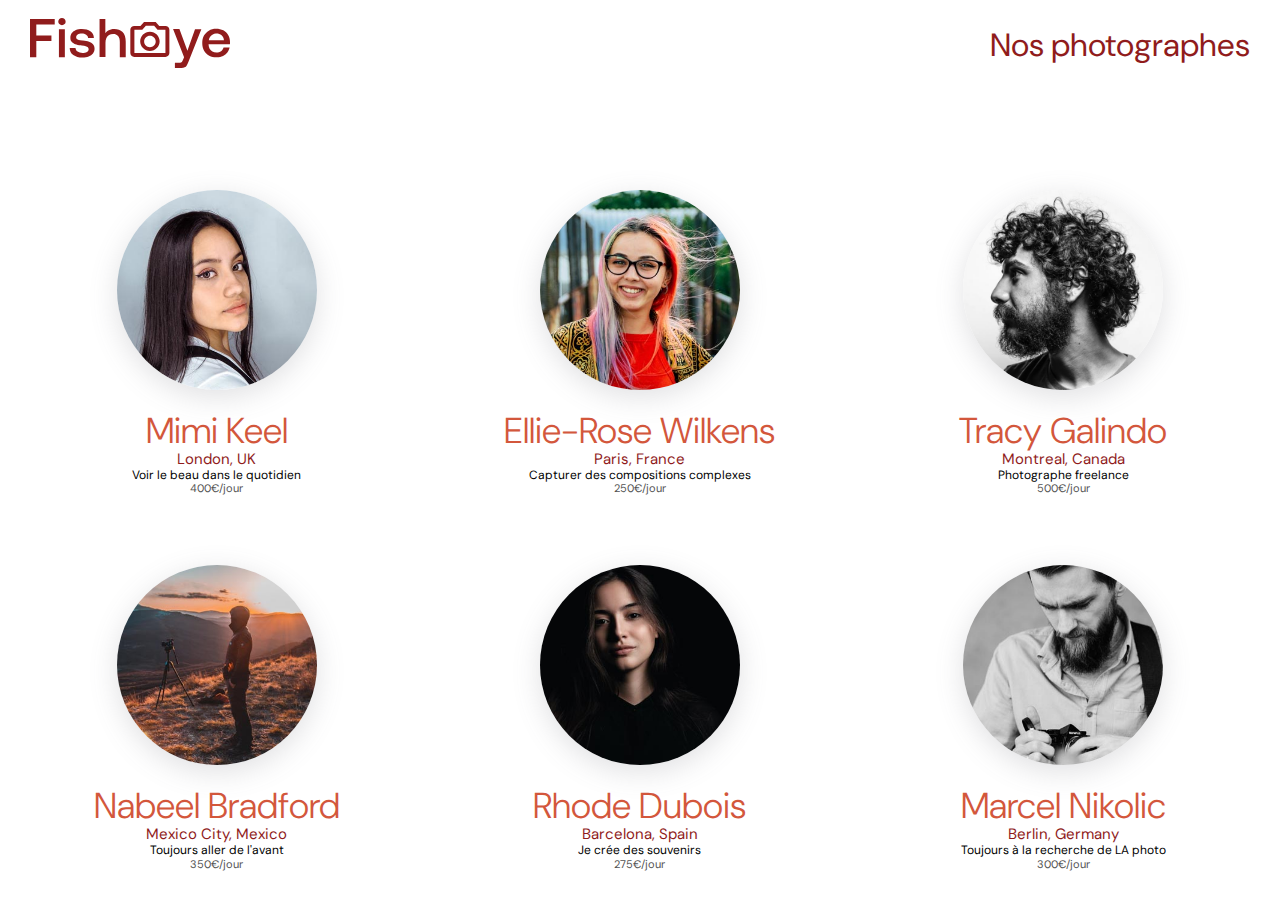
<file: public/index.html>
<!DOCTYPE html>
<html lang="fr">
  <head>    
    <meta charset="utf-8">
    <meta http-equiv="X-UA-Compatible" content="IE=edge">
    <meta name="viewport" content="width=device-width, initial-scale=1.0">
    <meta name="description" content="La référence des photographes freelances">
    <meta name="copyright" content="© fisheye.com" />
    <meta name="robots" content="none" />
    <meta name="author" content="Stéphane Lieumont">
    <link rel="apple-touch-icon" sizes="180x180" href="assets/favicon/apple-touch-icon.png">
    <link rel="icon" type="image/png" sizes="32x32" href="assets/favicon//favicon-32x32.png">
    <link rel="icon" type="image/png" sizes="16x16" href="assets/favicon//favicon-16x16.png">  
    <link rel="icon" type="image/png" href="assets/favicon.png">
    <link href="https://fonts.googleapis.com/css?family=DM+Sans&display=swap" rel="stylesheet" />
    <link href="css/normalize.css" rel="stylesheet" type="text/css" />
    <title>FishEye | Accueil</title>
    
      <link href="css/app_index.css"  rel="stylesheet" type="text/css"/>
    
  </head>
  <body>
    <header>
      <a href="index.html">
        <img src="assets/images/logo.svg" class="logo" alt="Fisheye Home page" />
      </a>
      <h1 tabindex="0" class="text--primary">Nos photographes</h1>
    </header>
    <main id="main">
      <ul id="photographer_section"></ul>
    </main>
    
      <script src="js/app_index.js"></script>
    
  </body>
</html>
</file>
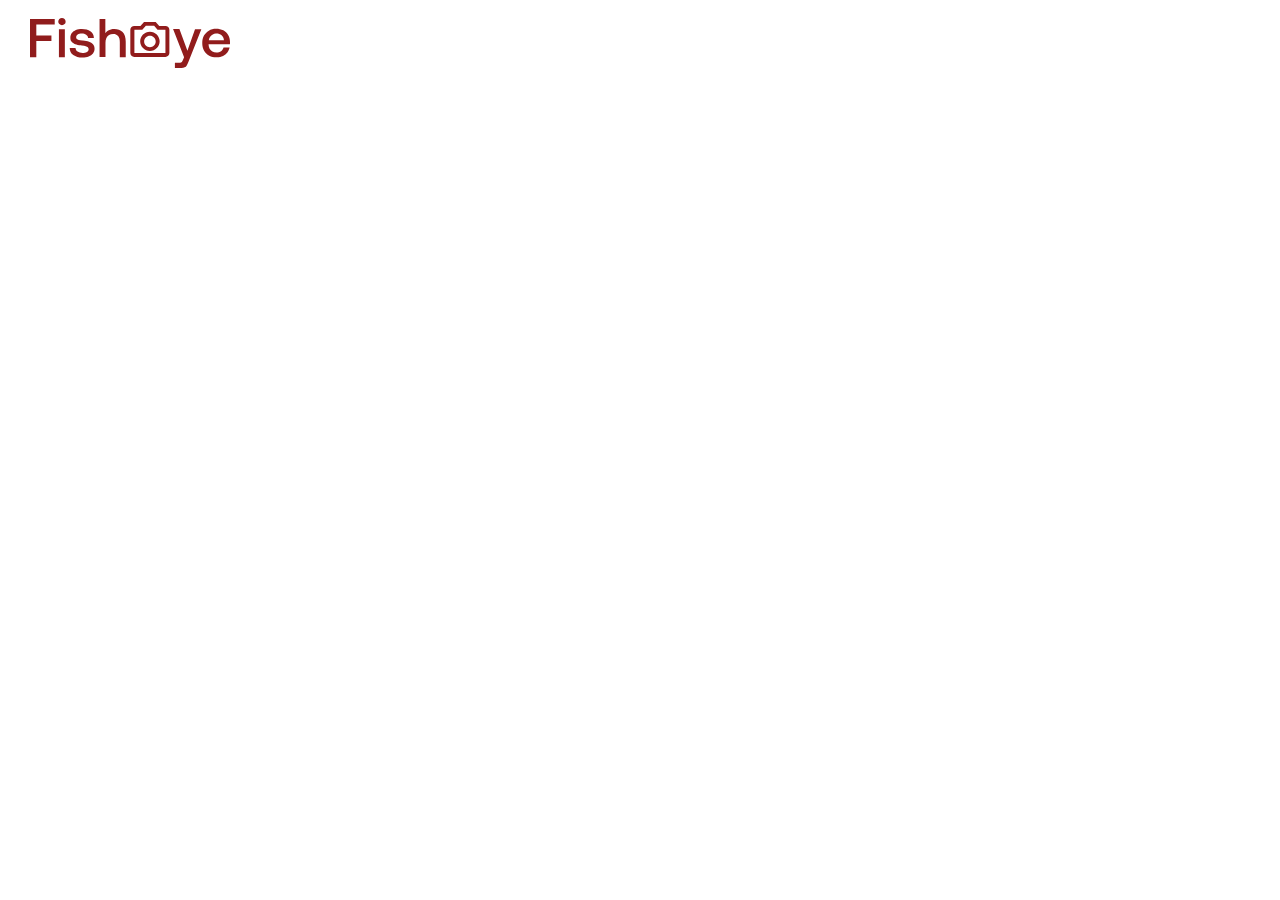
<file: public/photographer.html>
<!DOCTYPE html>
<html lang="fr">
  <head>    
    <meta charset="utf-8">
    <meta http-equiv="X-UA-Compatible" content="IE=edge">
    <meta name="viewport" content="width=device-width, initial-scale=1.0">
    <meta name="description" content="Prenez contact avec votre artiste préféré">
    <meta name="copyright" content="© fisheye.com" />
    <meta name="robots" content="none" />
    <meta name="author" content="Stéphane Lieumont">
    <link rel="apple-touch-icon" sizes="180x180" href="assets/favicon/apple-touch-icon.png">
    <link rel="icon" type="image/png" sizes="32x32" href="assets/favicon//favicon-32x32.png">
    <link rel="icon" type="image/png" sizes="16x16" href="assets/favicon//favicon-16x16.png">
    <link rel="icon" type="image/png" href="assets/favicon.png">
    <link href="https://fonts.googleapis.com/css?family=DM+Sans&display=swap" rel="stylesheet">
    <link href="https://fonts.googleapis.com/icon?family=Material+Icons" rel="stylesheet">
    <link href="css/normalize.css" rel="stylesheet" type="text/css" />
    <title>FishEye | Photographer</title>
    
      <link href="css/app_profil.css"  rel="stylesheet" type="text/css"/>
        
  </head>
  <body>
    <header data-hidden-on-modal>
      <a href="index.html">
        <img src="assets/images/logo.svg" class="logo" alt="Fisheye Home page" />
      </a>
    </header>
    <main id="main">
      <section id="profil"></section>
      <section id="filter" data-hidden-on-modal></section>
      <section id="portfolio" data-hidden-on-modal></section>
    </main>
    
      <script src="js/app_profil.js"></script>
    
  </body>
</html>
</file>
<file: public/css/app_index.css>
/*!************************************************************************************************************************************************************************!*\
  !*** css ./node_modules/css-loader/dist/cjs.js??ruleSet[1].rules[3].use[1]!./node_modules/sass-loader/dist/cjs.js??ruleSet[1].rules[3].use[2]!./scss/style_index.scss ***!
  \************************************************************************************************************************************************************************/
* {
  box-sizing: border-box;
}

body {
  font-family: "DM Sans", sans-serif;
  margin: 0;
}

h1 {
  font-weight: 400;
}

h2, .display-h2 {
  color: #D3573C;
  font-size: 36px;
  font-weight: 300;
}

.text--primary {
  color: #901C1C;
}
.text--grey {
  color: #525252;
}

section {
  margin: 30px;
}

:focus-visible, img:focus, video:focus {
  outline: 0 !important;
  box-shadow: 0 0 0 3px rgba(255, 81, 0, 0.5) !important;
}

header {
  display: flex;
  flex-direction: row;
  justify-content: space-between;
  align-items: center;
  flex-wrap: nowrap;
  height: 90px;
  margin: 0 auto;
  padding: 0 30px;
  max-width: 1400px;
}

main {
  max-width: 1200px;
  margin: 0 auto;
  margin-bottom: 30px;
}

#photographer_section {
  display: grid;
  grid-template-columns: 1fr 1fr 1fr;
  gap: 70px;
  margin: 0;
  padding: 0;
  margin-top: 100px;
}
#photographer_section li {
  margin: 0;
  padding: 0;
  list-style: none;
}
#photographer_section li a {
  display: flex;
  flex-direction: column;
  justify-content: space-between;
  align-items: center;
  flex-wrap: nowrap;
  text-decoration: none;
  color: inherit;
}

.logo {
  height: 50px;
}

.photographer {
  display: flex;
  flex-direction: column;
  justify-content: space-between;
  align-items: center;
  flex-wrap: nowrap;
  justify-self: center;
  text-align: center;
}
.photographer ul, .photographer li {
  margin: 0;
  padding: 0;
  list-style: none;
}
.photographer__cover {
  position: relative;
  height: 200px;
  width: 200px;
  overflow: hidden;
  border-radius: 50%;
  margin-bottom: 20px;
  box-shadow: rgba(100, 100, 111, 0.2) 0px 7px 29px 0px;
  transition: transform 0.15s ease-in-out;
}
.photographer__cover img {
  object-fit: cover;
  height: 100%;
  min-width: 100%;
}
.photographer__cover::after {
  position: absolute;
  content: "";
  top: 0;
  left: 0;
  background-color: white;
  width: 100%;
  height: 100%;
  opacity: 0;
  z-index: 1;
  transition: opacity 0.3s ease-in-out;
}
.photographer__cover:focus {
  outline: 0 !important;
  box-shadow: 0 0 0 3px rgba(255, 81, 0, 0.5) !important;
}
.photographer__title {
  margin: 0;
}
.photographer__title:hover {
  text-decoration: underline !important;
}
.photographer__infos__local {
  font-size: 15px;
}
.photographer__infos__tagline {
  font-size: 12px;
}
.photographer__infos__price {
  font-size: 11px;
}
.photographer__content {
  align-items: center;
}
.photographer__content__title {
  margin: 0;
  font-size: 64px;
  line-height: 72px;
}
.photographer__content__description {
  display: flex;
  flex-direction: column;
  justify-content: space-evenly;
  align-items: start;
  flex-wrap: nowrap;
  height: 100%;
  margin: 0;
}
.photographer__content__description__tag {
  font-size: 18px;
}
.photographer__content__description__local {
  font-size: 24px;
}
a > .photographer__cover:hover {
  transform: translateY(-10px);
}
a > .photographer__cover:hover::after {
  opacity: 0.3;
}

.photographer-header {
  display: flex;
  flex-direction: row;
  justify-content: space-between;
  align-items: center;
  flex-wrap: nowrap;
  flex-wrap: wrap;
  gap: 30px;
  border-radius: 5px;
  background-color: #FAFAFA;
  min-height: 300px;
  padding: 10px 50px;
  width: 100%;
}

.photographer-content-link {
  display: flex;
  flex-direction: row;
  justify-content: space-between;
  align-items: center;
  flex-wrap: nowrap;
  position: fixed;
  bottom: 0;
  right: 30px;
  padding: 15px 30px;
  background: #DB8876;
  border-radius: 5px 5px 0px 0px;
  font-weight: 600;
  z-index: 2;
}
.photographer-content-link__like {
  display: flex;
  flex-direction: row;
  justify-content: space-between;
  align-items: center;
  flex-wrap: nowrap;
}
.photographer-content-link__like::after {
  content: "\e87d";
  font-family: "Material Icons";
  font-style: normal;
  font-size: 18px;
  font-weight: 400;
  margin: 0 5px;
}
.photographer-content-link__price {
  margin-left: 20px;
}

.button {
  font-size: 18px;
  font-weight: 500;
  color: white;
  padding: 11px;
  width: 170px;
  height: 60px;
  border: none;
  background-color: #901C1C;
  border-radius: 5px;
  cursor: pointer;
  transition: all 0.15s ease-in-out;
}
.button__close {
  font-size: 60px !important;
  color: white;
  cursor: pointer;
}
.button:hover {
  background-color: #DB8876;
  color: inherit;
}

.favorite {
  display: flex;
  flex-direction: row;
  justify-content: flex-start;
  align-items: center;
  flex-wrap: nowrap;
}
.favorite__counter {
  font-size: 18px;
  margin-right: 3px;
  color: #901C1C;
}
.favorite__input {
  position: relative;
  color: #901C1C;
  height: 25px;
  width: 25px;
  background-color: transparent;
  appearance: none;
  cursor: pointer;
}
.favorite__input::before, .favorite__input::after {
  position: absolute;
  top: 0;
  left: 0;
  content: "\e87e";
  font-family: "Material Icons";
  font-style: normal;
  font-size: 25px;
  font-weight: 400;
  z-index: 0;
}
.favorite__input:hover {
  animation: boom 0.6s;
}
.favorite__input::after {
  content: "\e87d";
  opacity: 0.5;
  transition: opacity 0.2s ease-in-out;
}
.favorite__input:checked::after {
  opacity: 1;
}

@keyframes boom {
  20% {
    transform: scale(0.9);
  }
  50% {
    transform: scale(1.05);
  }
  100% {
    transform: scale(1);
  }
}
</file>
<file: public/css/app_profil.css>
/*!*************************************************************************************************************************************************************************!*\
  !*** css ./node_modules/css-loader/dist/cjs.js??ruleSet[1].rules[3].use[1]!./node_modules/sass-loader/dist/cjs.js??ruleSet[1].rules[3].use[2]!./scss/style_profil.scss ***!
  \*************************************************************************************************************************************************************************/
* {
  box-sizing: border-box;
}

body {
  font-family: "DM Sans", sans-serif;
  margin: 0;
}

h1 {
  font-weight: 400;
}

h2, .display-h2 {
  color: #D3573C;
  font-size: 36px;
  font-weight: 300;
}

.text--primary {
  color: #901C1C;
}
.text--grey {
  color: #525252;
}

section {
  margin: 30px;
}

:focus-visible, img:focus, video:focus {
  outline: 0 !important;
  box-shadow: 0 0 0 3px rgba(255, 81, 0, 0.5) !important;
}

header {
  display: flex;
  flex-direction: row;
  justify-content: space-between;
  align-items: center;
  flex-wrap: nowrap;
  height: 90px;
  margin: 0 auto;
  padding: 0 30px;
  max-width: 1400px;
}

main {
  max-width: 1200px;
  margin: 0 auto;
  margin-bottom: 30px;
}

#filter .filter-selector {
  display: flex;
  flex-direction: row;
  justify-content: flex-start;
  align-items: flex-start;
  flex-wrap: nowrap;
  width: 100%;
  height: 60px;
}
#filter .filter-selector h3 {
  margin: 0;
  margin-right: 20px;
  line-height: 45px;
}
#filter .filter-selector__title {
  font-weight: 600;
  margin: 0;
  margin-right: 20px;
}

#contact-modal {
  display: flex;
  flex-direction: column;
  justify-content: center;
  align-items: center;
  flex-wrap: nowrap;
  position: fixed;
  top: 0;
  right: 0;
  width: 100vw;
  height: 100vh;
  z-index: 3;
}
#contact-modal::before {
  position: fixed;
  content: "";
  top: 0;
  left: 0;
  width: 100%;
  height: 100vh;
  background-color: rgba(196, 196, 196, 0.4);
}
#contact-modal__title {
  font-size: 50px;
  margin: 0;
}
#contact-modal[aria-modal]:before {
  animation: fadein-modal-bg 0.3s ease-in-out both;
  animation-direction: normal;
}
#contact-modal[aria-modal] .modal {
  animation: fadein-modal 0.6s ease-in-out 0.3s both;
}
#contact-modal .button:hover {
  background-color: #D3573C;
}

#portfolio {
  display: block;
  position: relative;
}
#portfolio::before {
  position: absolute;
  top: 0;
  left: 0;
  content: "";
  height: 100%;
  width: 100%;
  background: white;
  transition: opacity 0.3s ease-in-out;
  pointer-events: none;
  z-index: 1;
}
#portfolio.loading::before {
  opacity: 1;
}
#portfolio.loaded::before {
  opacity: 0;
}

@keyframes fadein-modal-bg {
  0% {
    opacity: 0;
  }
  100% {
    opacity: 1;
  }
}
@keyframes fadein-modal {
  0% {
    top: 70%;
    opacity: 0;
  }
  100% {
    top: 50%;
    opacity: 1;
  }
}
form {
  display: flex;
  flex-direction: column;
  justify-content: center;
  align-items: flex-start;
  flex-wrap: nowrap;
  width: 100%;
}
form label {
  color: #312E2E;
  font-size: 30px;
  line-height: normal;
  margin: 3px 0;
}
form input, form textarea {
  width: 100%;
  border: none;
  padding: 7px 15px;
  border-radius: 5px;
  font-size: 30px;
}
form button {
  margin: 20px 0;
}
form div {
  display: flex;
  flex-direction: column;
  justify-content: space-between;
  align-items: center;
  flex-wrap: nowrap;
  width: 100%;
  align-items: self-start;
}

.logo {
  height: 50px;
}

.modal {
  display: flex;
  flex-direction: column;
  justify-content: space-between;
  align-items: center;
  flex-wrap: nowrap;
  position: absolute;
  top: 50%;
  left: 50%;
  transform: translate(-50%, -50%);
  border-radius: 5px;
  background-color: #DB8876;
  width: 600px;
  padding: 15px 35px;
  box-shadow: rgba(0, 0, 0, 0.35) 0px 5px 15px;
}
.modal .button__close {
  margin-top: 10px;
}
.modal header {
  display: flex;
  flex-direction: row;
  justify-content: space-between;
  align-items: start;
  flex-wrap: nowrap;
  height: inherit;
  padding: 0;
  width: 100%;
}
.modal header img {
  cursor: pointer;
  padding: 20px 0;
}
.modal header h2 {
  font-size: 50px;
  font-weight: normal;
  color: inherit;
  margin: 0;
}

.photographer {
  display: flex;
  flex-direction: column;
  justify-content: space-between;
  align-items: center;
  flex-wrap: nowrap;
  justify-self: center;
  text-align: center;
}
.photographer ul, .photographer li {
  margin: 0;
  padding: 0;
  list-style: none;
}
.photographer__cover {
  position: relative;
  height: 200px;
  width: 200px;
  overflow: hidden;
  border-radius: 50%;
  margin-bottom: 20px;
  box-shadow: rgba(100, 100, 111, 0.2) 0px 7px 29px 0px;
  transition: transform 0.15s ease-in-out;
}
.photographer__cover img {
  object-fit: cover;
  height: 100%;
  min-width: 100%;
}
.photographer__cover::after {
  position: absolute;
  content: "";
  top: 0;
  left: 0;
  background-color: white;
  width: 100%;
  height: 100%;
  opacity: 0;
  z-index: 1;
  transition: opacity 0.3s ease-in-out;
}
.photographer__cover:focus {
  outline: 0 !important;
  box-shadow: 0 0 0 3px rgba(255, 81, 0, 0.5) !important;
}
.photographer__title {
  margin: 0;
}
.photographer__title:hover {
  text-decoration: underline !important;
}
.photographer__infos__local {
  font-size: 15px;
}
.photographer__infos__tagline {
  font-size: 12px;
}
.photographer__infos__price {
  font-size: 11px;
}
.photographer__content {
  align-items: center;
}
.photographer__content__title {
  margin: 0;
  font-size: 64px;
  line-height: 72px;
}
.photographer__content__description {
  display: flex;
  flex-direction: column;
  justify-content: space-evenly;
  align-items: start;
  flex-wrap: nowrap;
  height: 100%;
  margin: 0;
}
.photographer__content__description__tag {
  font-size: 18px;
}
.photographer__content__description__local {
  font-size: 24px;
}
a > .photographer__cover:hover {
  transform: translateY(-10px);
}
a > .photographer__cover:hover::after {
  opacity: 0.3;
}

.photographer-header {
  display: flex;
  flex-direction: row;
  justify-content: space-between;
  align-items: center;
  flex-wrap: nowrap;
  flex-wrap: wrap;
  gap: 30px;
  border-radius: 5px;
  background-color: #FAFAFA;
  min-height: 300px;
  padding: 10px 50px;
  width: 100%;
}

.photographer-content-link {
  display: flex;
  flex-direction: row;
  justify-content: space-between;
  align-items: center;
  flex-wrap: nowrap;
  position: fixed;
  bottom: 0;
  right: 30px;
  padding: 15px 30px;
  background: #DB8876;
  border-radius: 5px 5px 0px 0px;
  font-weight: 600;
  z-index: 2;
}
.photographer-content-link__like {
  display: flex;
  flex-direction: row;
  justify-content: space-between;
  align-items: center;
  flex-wrap: nowrap;
}
.photographer-content-link__like::after {
  content: "\e87d";
  font-family: "Material Icons";
  font-style: normal;
  font-size: 18px;
  font-weight: 400;
  margin: 0 5px;
}
.photographer-content-link__price {
  margin-left: 20px;
}

.button {
  font-size: 18px;
  font-weight: 500;
  color: white;
  padding: 11px;
  width: 170px;
  height: 60px;
  border: none;
  background-color: #901C1C;
  border-radius: 5px;
  cursor: pointer;
  transition: all 0.15s ease-in-out;
}
.button__close {
  font-size: 60px !important;
  color: white;
  cursor: pointer;
}
.button:hover {
  background-color: #DB8876;
  color: inherit;
}

.favorite {
  display: flex;
  flex-direction: row;
  justify-content: flex-start;
  align-items: center;
  flex-wrap: nowrap;
}
.favorite__counter {
  font-size: 18px;
  margin-right: 3px;
  color: #901C1C;
}
.favorite__input {
  position: relative;
  color: #901C1C;
  height: 25px;
  width: 25px;
  background-color: transparent;
  appearance: none;
  cursor: pointer;
}
.favorite__input::before, .favorite__input::after {
  position: absolute;
  top: 0;
  left: 0;
  content: "\e87e";
  font-family: "Material Icons";
  font-style: normal;
  font-size: 25px;
  font-weight: 400;
  z-index: 0;
}
.favorite__input:hover {
  animation: boom 0.6s;
}
.favorite__input::after {
  content: "\e87d";
  opacity: 0.5;
  transition: opacity 0.2s ease-in-out;
}
.favorite__input:checked::after {
  opacity: 1;
}

@keyframes boom {
  20% {
    transform: scale(0.9);
  }
  50% {
    transform: scale(1.05);
  }
  100% {
    transform: scale(1);
  }
}
.selector {
  position: relative;
  margin: 0;
  background: #901C1C;
  list-style: none;
  border-radius: 5px;
  color: white;
  height: 45px;
  width: 170px;
  font-size: 18px;
  transition: all 0.3s ease-in-out;
  cursor: pointer;
  z-index: 2;
}
.selector.active {
  box-shadow: rgba(0, 0, 0, 0.35) 0px 5px 15px;
  overflow: hidden;
}
.selector.active .selector__item:hover, .selector.active .selector__item:focus {
  box-shadow: none;
  background-color: #DB8876;
  color: black;
}
.selector.active button span {
  transform: rotate(180deg);
}
.selector.active .selector__item {
  opacity: 1;
  pointer-events: all;
}
.selector button {
  position: absolute;
  background: none;
  border: none;
  color: white;
  top: 0;
  right: 0;
  height: 45px;
  width: 100%;
  border-radius: 5px;
  cursor: pointer;
  z-index: 1;
}
.selector button span {
  position: absolute;
  right: 0;
  top: 0;
  width: 45px;
  line-height: 45px;
  transform: rotate(0deg);
  transition: transform 0.3s ease-in-out;
}
.selector button:hover {
  color: #DB8876;
}
.selector__list {
  margin: 0;
  padding: 0;
}
.selector__item {
  position: absolute;
  top: 0;
  left: 0;
  width: 100%;
  padding: 0 20px;
  list-style: none;
  line-height: 45px;
  height: 46px;
  cursor: pointer;
  transition: top 0.2s ease-in-out;
  opacity: 0;
  pointer-events: none;
}
.selector__item[aria-selected=true] {
  opacity: 1;
}
.selector__item::after {
  position: absolute;
  left: 50%;
  top: 0;
  content: "";
  width: 150px;
  height: 1px;
  background-color: white;
  transform: translateX(-50%);
}
.selector__item--1 {
  border: 0px;
}
.selector__item--1::after {
  content: none;
}
.selector__item--1 {
  top: 0px;
}
.selector__item--2 {
  top: 45px;
}
.selector__item--3 {
  top: 90px;
}
.selector__item--4 {
  top: 135px;
}
.selector__item--5 {
  top: 180px;
}
.selector__item--6 {
  top: 225px;
}
.selector__item--7 {
  top: 270px;
}
.selector__item--8 {
  top: 315px;
}
.selector__item--9 {
  top: 360px;
}
.selector__item--10 {
  top: 405px;
}
.selector__item--11 {
  top: 450px;
}

.media-cards-list {
  display: flex;
  flex-direction: row;
  justify-content: center;
  align-items: start;
  flex-wrap: wrap;
  margin: 0;
  padding: 0;
  gap: 30px;
}
.media-cards-list a {
  text-decoration: none;
}

.media-card {
  list-style: none;
  width: 350px;
}
.media-card__cover {
  display: block;
  position: relative;
  width: 100%;
  height: 300px;
  border-radius: 5px;
  overflow: hidden;
}
.media-card__cover img, .media-card__cover video {
  min-width: 350px;
  height: 300px;
  object-fit: cover;
}
.media-card__cover::before {
  position: absolute;
  content: "";
  top: 0;
  left: 0;
  background-color: white;
  width: 100%;
  height: 100%;
  opacity: 0;
  z-index: 1;
  transition: opacity 0.3s ease-in-out;
}
.media-card__cover::after {
  position: absolute;
  font-family: "Material icons";
  content: "\e8b6";
  font-size: 30px;
  top: 50%;
  left: 50%;
  opacity: 0;
  z-index: 1;
  color: white;
  background-color: #D3573C;
  height: 50px;
  width: 50px;
  line-height: 50px;
  text-align: center;
  border-radius: 50%;
  transform: translate(-50%, 30px);
  transition: opacity 0.3s ease-in-out, transform 0.15s ease-in-out;
}
.media-card__cover:hover::before {
  opacity: 0.3;
}
.media-card__cover:hover::after {
  opacity: 1;
  transform: translate(-50%, -50%);
}
.media-card__content {
  margin-top: 10px;
  display: flex;
  flex-direction: row;
  justify-content: space-between;
  align-items: start;
  flex-wrap: nowrap;
  gap: 20px;
}
.media-card__content__title {
  font-size: 24px;
  margin: 0;
}
.media-card--video .media-card__cover::after {
  content: "\e037";
}

.lightbox {
  position: fixed;
  top: 0;
  left: 0;
  height: 100%;
  width: 100%;
  background-color: white;
  z-index: 9;
  animation: lightbox-in 0.5s ease-in-out;
  transition: opacity 0.3s ease-in-out;
}
.lightbox #picture-title {
  margin: 5px 0;
  align-self: flex-start;
  font-size: 24px;
}
.lightbox.fadeout {
  opacity: 0 !important;
}
.lightbox__close, .lightbox__prev, .lightbox__next {
  position: fixed;
  appearance: none;
  border: none;
  background: none;
  font-weight: 600;
  font-size: 42px;
  color: #901C1C;
  cursor: pointer;
  transition: color 0.3s ease-in-out;
}
.lightbox__close:hover, .lightbox__prev:hover, .lightbox__next:hover {
  color: #D3573C;
}
.lightbox__close {
  font-size: 50px;
  top: 50px;
  right: 50px;
}
.lightbox__prev {
  left: 50px;
  top: 50%;
  transform: translateY(-50%);
}
.lightbox__next {
  right: 50px;
  top: 50%;
  transform: translateY(-50%);
}
.lightbox__loader {
  width: 38px;
  height: 38px;
  opacity: 0.5;
  background: url(../assets/images/loader.svg) no-repeat center;
}
.lightbox__container {
  display: flex;
  flex-direction: row;
  justify-content: center;
  align-items: center;
  flex-wrap: nowrap;
  height: 100vh;
  width: auto;
  max-height: 100%;
  max-width: 100%;
  padding: 50px 150px;
}
.lightbox__container__content {
  display: flex;
  flex-direction: column;
  justify-content: center;
  align-items: center;
  flex-wrap: nowrap;
}
.lightbox__container__content img, .lightbox__container__content video {
  width: 100%;
  object-fit: cover;
  max-height: 90vh;
  border-radius: 5px;
  box-shadow: rgba(0, 0, 0, 0.35) 0px 5px 15px;
  animation: lightbox-in 0.5s ease-in-out 0.3s both;
}

@keyframes lightbox-in {
  0% {
    opacity: 0;
  }
  100% {
    opacity: 1;
  }
}
</file>
